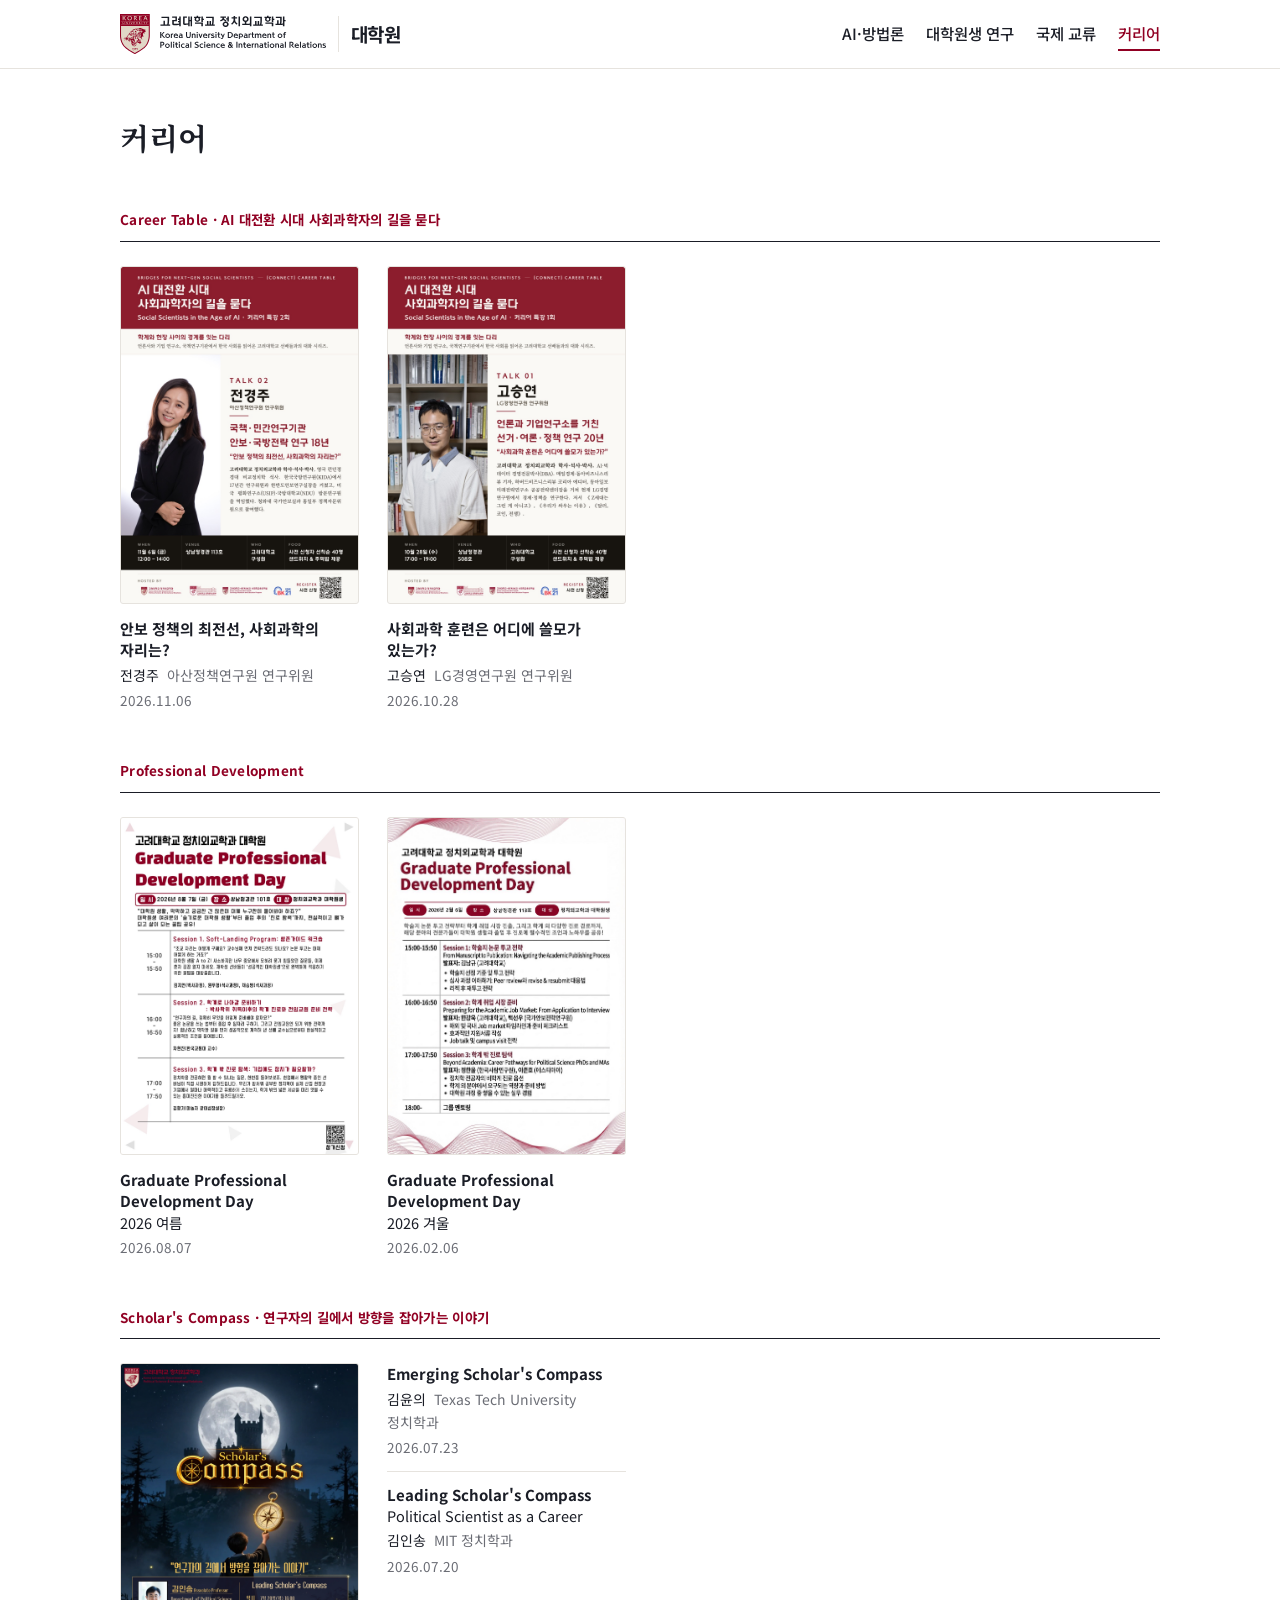
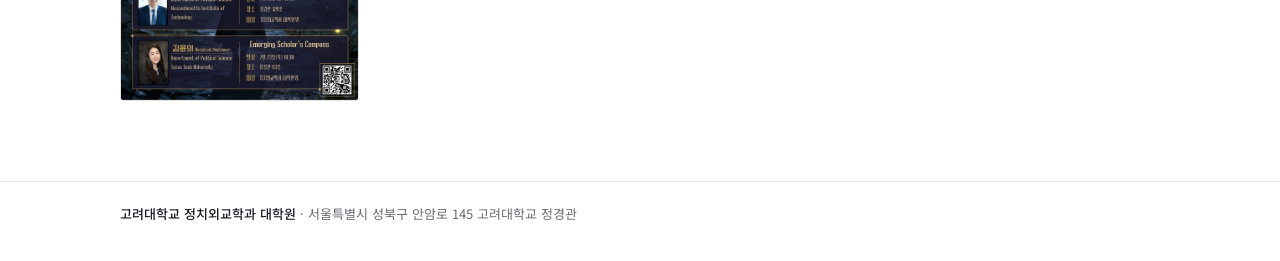
<file: career.html>
<!doctype html>
<html lang="ko">
<head>
<meta charset="utf-8">
<meta name="viewport" content="width=device-width, initial-scale=1">
<title>커리어 | 고려대학교 정치외교학과 대학원</title>
<meta name="description" content="고려대학교 정치외교학과 대학원의 AI·방법론 교육, 대학원생 연구, 국제 교류, 진로 프로그램과 강연 영상을 모아 둔 곳입니다.">
<link rel="preconnect" href="https://fonts.googleapis.com">
<link rel="preconnect" href="https://fonts.gstatic.com" crossorigin>
<link href="https://fonts.googleapis.com/css2?family=Noto+Sans+KR:wght@400;500;700&family=Noto+Serif+KR:wght@600;700&display=swap" rel="stylesheet">
<link rel="stylesheet" href="assets/style.css">
</head>
<body data-page="career">
<main>
<div class="wrap">
  <h1 class="page-title">커리어</h1>
  <div data-list="career" data-cards></div>
</div>
</main>
<script src="data/events.js"></script>
<script src="assets/site.js"></script>
</body>
</html>
</file>
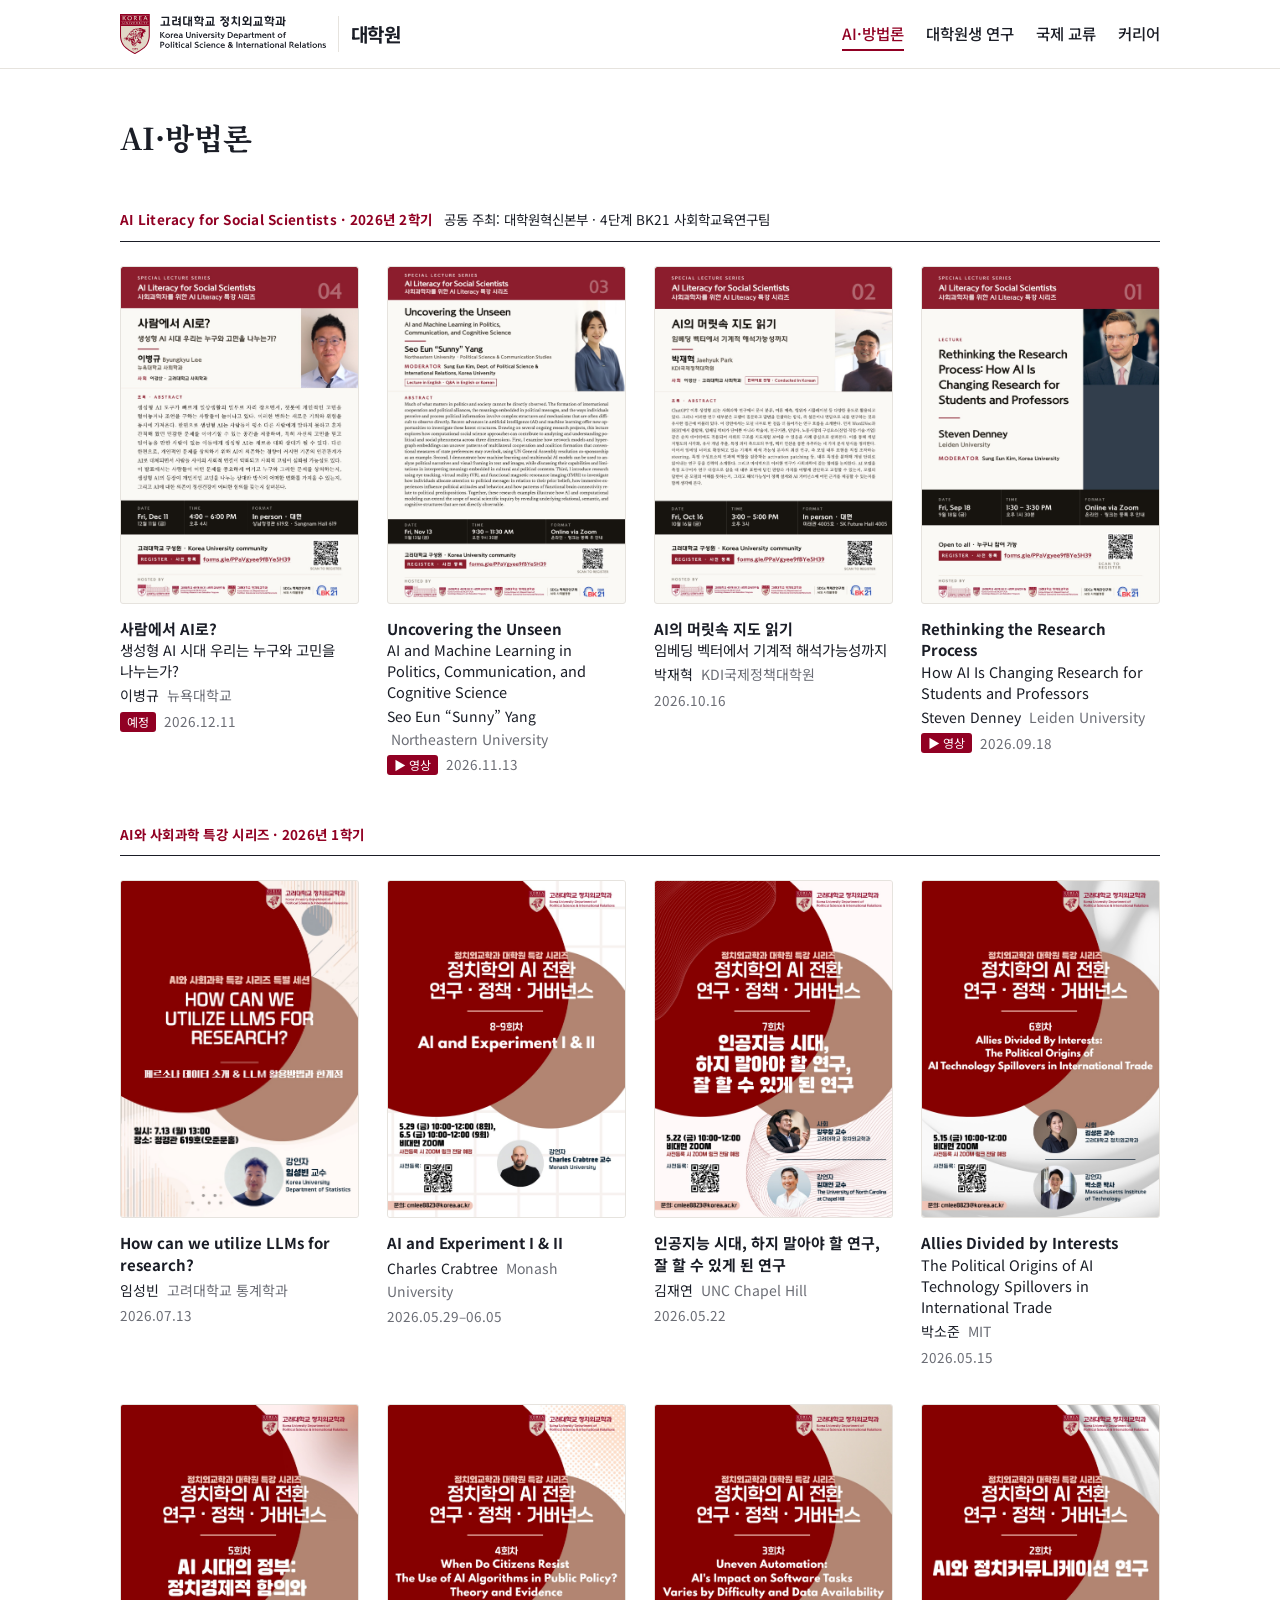
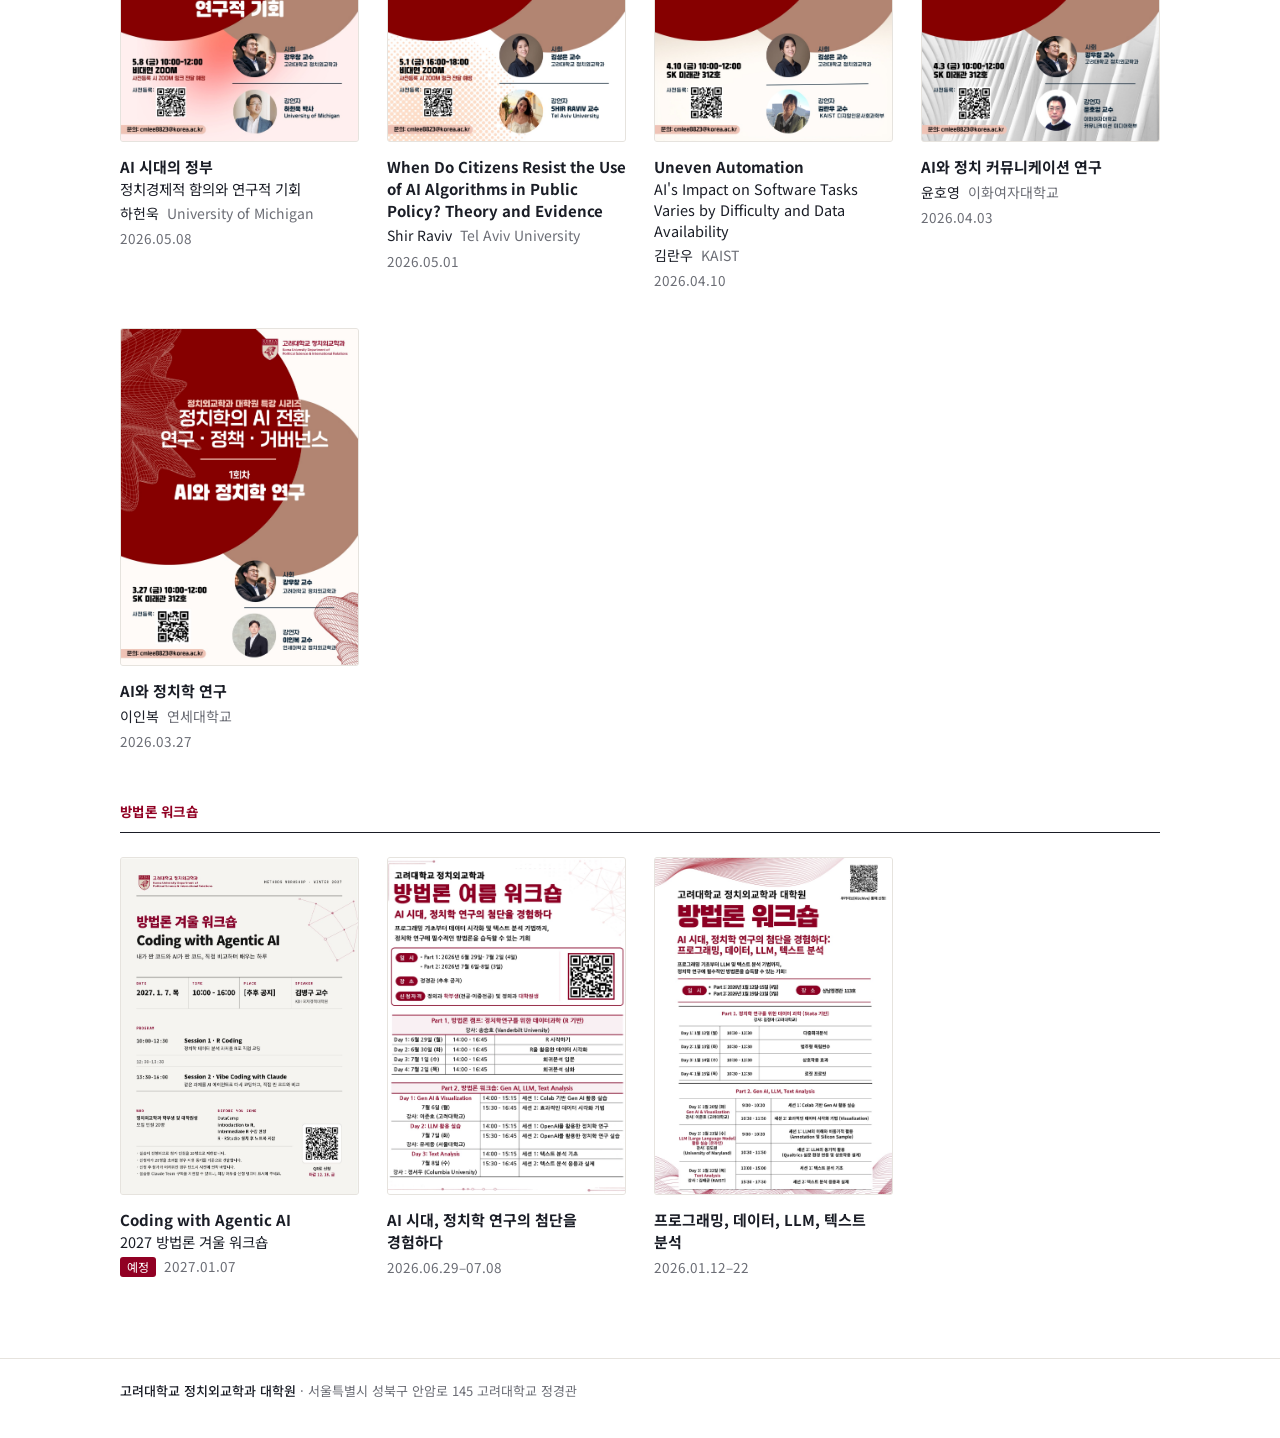
<file: education.html>
<!doctype html>
<html lang="ko">
<head>
<meta charset="utf-8">
<meta name="viewport" content="width=device-width, initial-scale=1">
<title>AI·방법론 | 고려대학교 정치외교학과 대학원</title>
<meta name="description" content="고려대학교 정치외교학과 대학원의 AI·방법론 교육, 대학원생 연구, 국제 교류, 진로 프로그램과 강연 영상을 모아 둔 곳입니다.">
<link rel="preconnect" href="https://fonts.googleapis.com">
<link rel="preconnect" href="https://fonts.gstatic.com" crossorigin>
<link href="https://fonts.googleapis.com/css2?family=Noto+Sans+KR:wght@400;500;700&family=Noto+Serif+KR:wght@600;700&display=swap" rel="stylesheet">
<link rel="stylesheet" href="assets/style.css">
</head>
<body data-page="education">
<main>
<div class="wrap">
  <h1 class="page-title">AI·방법론</h1>
  <div data-list="lecture" data-cards></div>
  <div data-list="workshop" data-cards></div>
</div>
</main>
<script src="data/events.js"></script>
<script src="assets/site.js"></script>
</body>
</html>
</file>
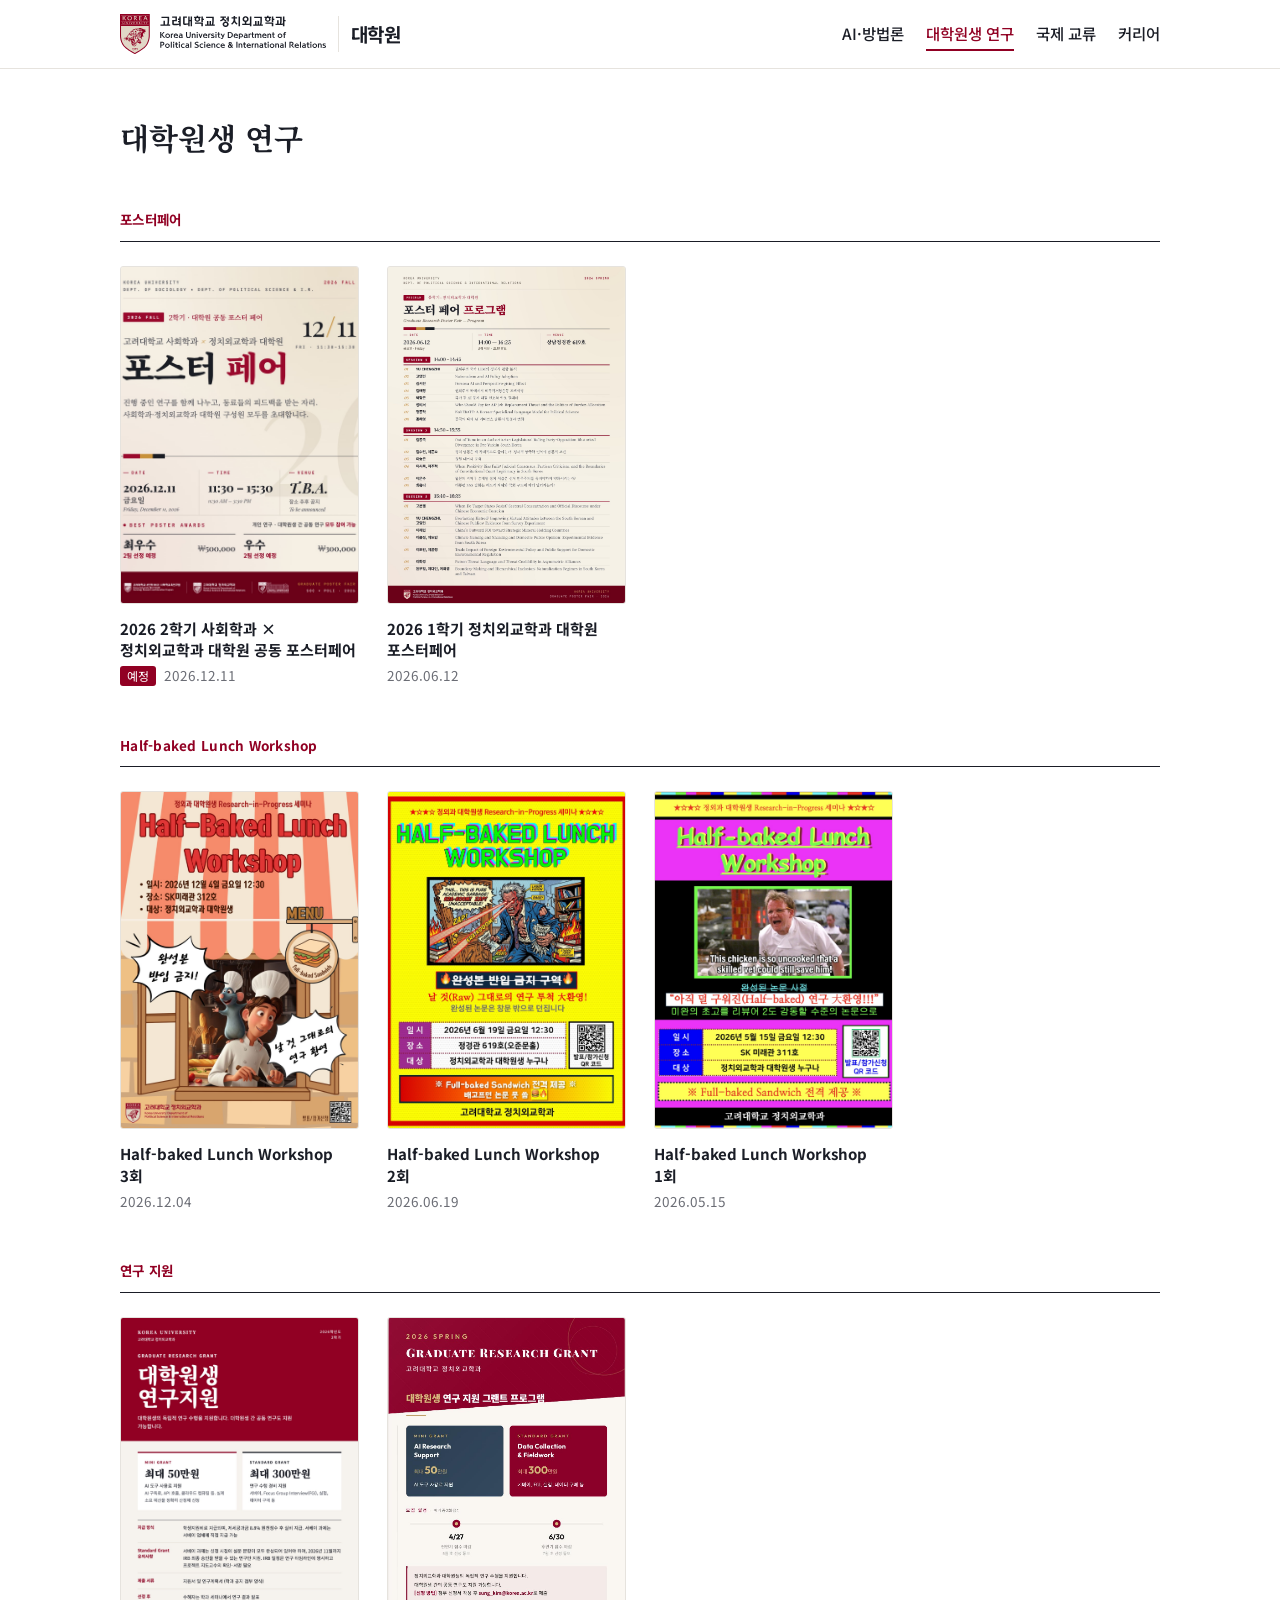
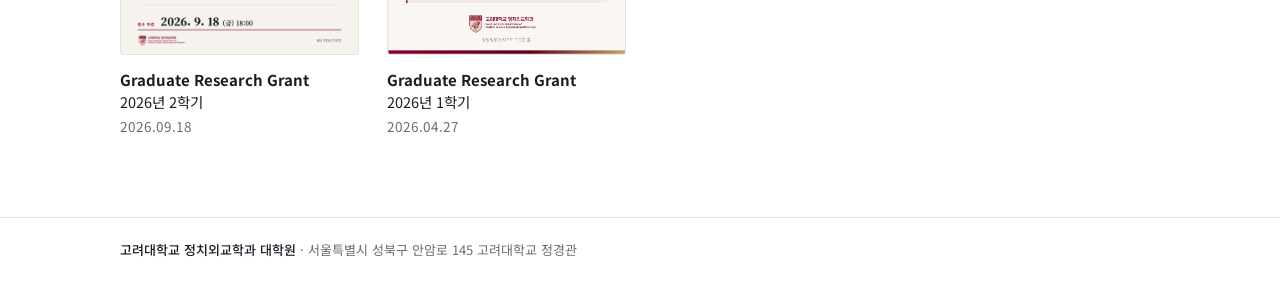
<file: research.html>
<!doctype html>
<html lang="ko">
<head>
<meta charset="utf-8">
<meta name="viewport" content="width=device-width, initial-scale=1">
<title>대학원생 연구 | 고려대학교 정치외교학과 대학원</title>
<meta name="description" content="고려대학교 정치외교학과 대학원의 AI·방법론 교육, 대학원생 연구, 국제 교류, 진로 프로그램과 강연 영상을 모아 둔 곳입니다.">
<link rel="preconnect" href="https://fonts.googleapis.com">
<link rel="preconnect" href="https://fonts.gstatic.com" crossorigin>
<link href="https://fonts.googleapis.com/css2?family=Noto+Sans+KR:wght@400;500;700&family=Noto+Serif+KR:wght@600;700&display=swap" rel="stylesheet">
<link rel="stylesheet" href="assets/style.css">
</head>
<body data-page="research">
<main>
<div class="wrap">
  <h1 class="page-title">대학원생 연구</h1>
  <div data-list="research" data-cards></div>
</div>
</main>
<script src="data/events.js"></script>
<script src="assets/site.js"></script>
</body>
</html>
</file>
<file: assets/style.css>
/* 고려대학교 정치외교학과 대학원 */
:root {
  --crimson: #910023;
  --ink: #1a1d26;
  --muted: #6b6d75;
  --line: #e6e3de;
  --bg: #ffffff;
  --tint: #f6f3ee;
  --serif: "Noto Serif KR", "Nanum Myeongjo", serif;
  --sans: "Pretendard", "Noto Sans KR", -apple-system, BlinkMacSystemFont, "Apple SD Gothic Neo", "Malgun Gothic", sans-serif;
}
* { box-sizing: border-box; }
body {
  margin: 0; background: var(--bg); color: var(--ink);
  font-family: var(--sans); font-size: 15.5px; line-height: 1.6;
  word-break: keep-all; overflow-wrap: anywhere;
}
a { color: inherit; text-decoration: none; }
img { max-width: 100%; display: block; }
.wrap { max-width: 1080px; margin: 0 auto; padding: 0 20px; }

/* 머리말 */
.site-head { border-bottom: 1px solid var(--line); background: #fff; }
.head-in { display: flex; align-items: center; justify-content: space-between; flex-wrap: wrap; gap: 8px 24px; padding-top: 14px; padding-bottom: 14px; }
.brand { display: flex; align-items: center; gap: 12px; }
.brand img { height: 40px; width: auto; }
.brand-grad { font-weight: 700; font-size: 19px; letter-spacing: -.01em; padding-left: 12px; border-left: 1px solid var(--line); line-height: 1.9; }
.nav { display: flex; gap: 4px 22px; flex-wrap: wrap; }
.nav a { font-size: 15.5px; font-weight: 500; padding: 4px 0; border-bottom: 2px solid transparent; white-space: nowrap; }
.nav a:hover, .nav a.on { color: var(--crimson); border-bottom-color: var(--crimson); }
@media (max-width: 560px) { .brand img { height: 32px; } .brand-grad { font-size: 16px; } }

/* 홈: 강연 영상 */
.hero { background: var(--ink); color: #fff; padding: 36px 0 44px; }
.hero h1 { font-size: 15px; font-weight: 500; letter-spacing: .08em; margin: 0 0 18px; opacity: .7; }
.vgrid { display: grid; grid-template-columns: repeat(auto-fit, minmax(320px, 1fr)); gap: 28px 24px; }
.vtile { min-width: 0; }
.vtile .frame { position: relative; aspect-ratio: 16 / 9; background: #000; border-radius: 6px; overflow: hidden; }
.vtile[data-yt] .frame { cursor: pointer; }
.vtile .frame img { width: 100%; height: 100%; object-fit: cover; }
.vtile .frame iframe { position: absolute; inset: 0; width: 100%; height: 100%; border: 0; }
.vtile .play { position: absolute; inset: 0; margin: auto; width: 64px; height: 64px; border-radius: 50%; border: 0; background: var(--crimson); color: #fff; font-size: 22px; padding-left: 5px; cursor: pointer; }
.vtile .soon { position: absolute; left: 12px; bottom: 12px; background: rgba(0, 0, 0, .75); color: #fff; font-size: 12.5px; padding: 4px 10px; border-radius: 4px; }
.vtile h3 { font-size: 17px; line-height: 1.45; font-weight: 700; margin: 12px 0 2px; }
.vtile .st { font-size: 15px; opacity: .85; }
.vtile p { margin: 0; font-size: 14px; opacity: .7; }

/* 첫 화면: 네 묶음을 2×2로, 묶음마다 행사 3건 (제목 | 날짜 한 줄) */
.groups { display: grid; grid-template-columns: repeat(2, minmax(0, 1fr)); gap: 52px 56px; margin-top: 48px; }
.gh { display: flex; justify-content: space-between; align-items: baseline; padding-bottom: 10px; border-bottom: 2px solid var(--ink); }
.gh b { font-size: 19px; }
.gh i { font-style: normal; color: var(--muted); }
.gh:hover b, .gh:hover i, .gcol li a:hover b { color: var(--crimson); }
.gcol ul { list-style: none; margin: 0; padding: 0; }
.gcol li a { display: flex; justify-content: space-between; align-items: baseline; gap: 20px; padding: 12px 0; border-bottom: 1px solid var(--line); }
.gcol li b { font-size: 15px; font-weight: 500; min-width: 0; white-space: nowrap; overflow: hidden; text-overflow: ellipsis; }
.gcol li b i { font-style: normal; font-weight: 400; color: var(--muted); margin-right: 2px; }
.gcol li span { flex: none; font-size: 13px; color: var(--muted); font-variant-numeric: tabular-nums; }
.gcol li em { font-style: normal; font-weight: 700; color: var(--crimson); margin-right: 8px; }
@media (max-width: 720px) { .groups { grid-template-columns: 1fr; gap: 40px; } }

/* 본문 */
main { padding-bottom: 80px; min-height: 60vh; }
.page-title { font-family: var(--serif); font-size: 30px; margin: 44px 0 0; }
.sec { margin-top: 48px; }
.sec h2 { font-size: 13.5px; font-weight: 700; color: var(--crimson); letter-spacing: .02em; margin: 0; padding-bottom: 10px; border-bottom: 1px solid var(--ink); }
.sec h2 .sn { font-weight: 400; color: var(--ink); letter-spacing: 0; margin-left: 12px; display: inline-block; }
.empty { color: var(--muted); }

/* 행사 한 줄: [포스터] 제목·연사 | 날짜 */
.rows { list-style: none; margin: 0; padding: 0; }
.row { display: grid; grid-template-columns: minmax(0, 1fr) auto; gap: 0 28px; padding: 16px 0; border-bottom: 1px solid var(--line); align-items: start; }
.rows.wp .row { grid-template-columns: 44px minmax(0, 1fr) auto; gap: 0 20px; }
.row.hit { background: var(--tint); box-shadow: -12px 0 0 var(--tint), 12px 0 0 var(--tint); }
.row .t { display: block; font-size: 16.5px; font-weight: 700; line-height: 1.45; }
.row .st, .vtile .st { display: block; font-weight: 400; }
.row .st { font-size: 15px; }
a.t:hover { color: var(--crimson); }
.row .who { display: block; font-size: 14.5px; margin-top: 4px; }
.row .who i { font-style: normal; color: var(--muted); margin-left: 4px; }
.row .meta { display: flex; align-items: center; gap: 8px; font-size: 13.5px; color: var(--muted); white-space: nowrap; padding-top: 3px; }
.row time { font-variant-numeric: tabular-nums; }
.row .grp::after { content: "·"; margin-left: 8px; }
.tbd { color: var(--muted); font-weight: 400; }
.chip { font-size: 12px; line-height: 1; padding: 4px 7px; border-radius: 3px; background: var(--crimson); color: #fff; }
a.chip:hover { opacity: .85; }

/* 포스터 카드: 포스터를 크게, 네 칸으로 */
.pcards { list-style: none; margin: 0; padding: 24px 0 0; display: grid; grid-template-columns: repeat(4, minmax(0, 1fr)); gap: 36px 28px; }
.pcard .pimg { display: block; aspect-ratio: 210 / 297; border: 1px solid var(--line); border-radius: 3px; overflow: hidden; cursor: zoom-in; background: var(--tint); transition: box-shadow .15s; }
.pcard .pimg.none { cursor: default; }
.pcard a.pimg:hover { box-shadow: 0 6px 20px rgba(0, 0, 0, .18); }
.pcard .pimg img { width: 100%; height: 100%; object-fit: cover; object-position: top; }
.pcard.multi { grid-column: span 2; display: grid; grid-template-columns: repeat(2, minmax(0, 1fr)); gap: 0 28px; align-items: start; }
.pcard.multi .pitem:first-child { margin-top: 0; }
.pitem { margin-top: 14px; }
.pitem + .pitem { padding-top: 12px; border-top: 1px solid var(--line); margin-top: 12px; }
.pcard .t { display: block; font-size: 15px; font-weight: 700; line-height: 1.45; }
.pcard .st { display: block; font-size: 14.5px; font-weight: 400; }
.pcard .who { display: block; font-size: 14px; margin-top: 3px; }
.pcard .who i { font-style: normal; color: var(--muted); margin-left: 4px; }
.pcard .meta { display: flex; align-items: center; gap: 8px; font-size: 13.5px; color: var(--muted); margin-top: 4px; font-variant-numeric: tabular-nums; }
.pcard.hit .pimg { border-color: var(--crimson); box-shadow: 0 0 0 3px rgba(145, 0, 35, .12); }
@media (max-width: 900px) { .pcards { grid-template-columns: repeat(3, minmax(0, 1fr)); } }
@media (max-width: 640px) { .pcard.multi { gap: 0 18px; } }
@media (max-width: 640px) { .pcards { grid-template-columns: repeat(2, minmax(0, 1fr)); gap: 28px 18px; } }

/* 국제 교류: 가로 카드 (표지 | 상대 학교 이름·행사) */
.xcards { list-style: none; margin: 0; padding: 36px 0 0; display: grid; grid-template-columns: repeat(2, minmax(0, 1fr)); gap: 44px 48px; }
.xcard { display: grid; grid-template-columns: 42% minmax(0, 1fr); gap: 0 24px; align-items: start; }
.ximg { display: block; aspect-ratio: 210 / 297; border: 1px solid var(--line); border-radius: 3px; overflow: hidden; background: var(--tint); }
a.ximg { cursor: zoom-in; transition: box-shadow .15s; }
a.ximg:hover { box-shadow: 0 6px 20px rgba(0, 0, 0, .18); }
.ximg img { width: 100%; height: 100%; object-fit: cover; object-position: top; }
.ximg.type { display: flex; flex-direction: column; justify-content: space-between; padding: 22px 20px; background: var(--ink); border-color: var(--ink); color: #fff; }
.ximg.type b { font-family: var(--serif); font-size: 25px; line-height: 1.3; font-weight: 700; }
.ximg.type b i { display: block; font-style: normal; font-weight: 400; font-size: 18px; color: #d9a3ae; line-height: 1.5; }
.ximg.type small { font-size: 13px; letter-spacing: .12em; opacity: .6; padding-top: 12px; border-top: 1px solid rgba(255, 255, 255, .25); }
.xtext { padding-top: 2px; }
.xtext h2 { font-family: var(--serif); font-size: 22px; line-height: 1.3; margin: 0; padding-bottom: 10px; border-bottom: 1px solid var(--ink); }
.xtext .pl { margin: 10px 0 14px; font-size: 13.5px; color: var(--muted); }
.xtext .t { display: block; font-size: 15px; font-weight: 700; line-height: 1.45; }
.xtext .st { display: block; font-size: 14.5px; font-weight: 400; }
.xtext .hs { margin: 14px 0 0; font-size: 12.5px; line-height: 1.6; color: var(--muted); }
.xtext .meta { display: flex; align-items: center; gap: 8px; font-size: 13.5px; color: var(--muted); margin-top: 8px; font-variant-numeric: tabular-nums; }
.xphotos { display: grid; grid-template-columns: repeat(2, minmax(0, 1fr)); gap: 8px; margin-top: 16px; }
.xphotos a { display: block; aspect-ratio: 4 / 3; border: 1px solid var(--line); border-radius: 3px; overflow: hidden; cursor: zoom-in; background: #fff; }
.xphotos a:only-child { grid-column: 1 / -1; }
.xphotos img { width: 100%; height: 100%; object-fit: cover; }
.xcard.wide { grid-column: 1 / -1; grid-template-columns: 18% minmax(0, 1fr) 46%; }
.xbig { position: relative; aspect-ratio: 16 / 9; background: #000; border-radius: 4px; overflow: hidden; cursor: pointer; }
.xbig img { width: 100%; height: 100%; object-fit: cover; }
.xbig iframe { position: absolute; inset: 0; width: 100%; height: 100%; border: 0; }
.xbig .play { position: absolute; inset: 0; margin: auto; width: 64px; height: 64px; border-radius: 50%; border: 0; background: var(--crimson); color: #fff; font-size: 22px; padding-left: 5px; cursor: pointer; }
@media (max-width: 820px) { .xcard.wide { grid-template-columns: 42% minmax(0, 1fr); } .xbig { grid-column: 1 / -1; margin-top: 20px; } }
.xcard.hit .ximg { border-color: var(--crimson); box-shadow: 0 0 0 3px rgba(145, 0, 35, .12); }
@media (max-width: 820px) { .xcards { grid-template-columns: 1fr; gap: 36px; } }
@media (max-width: 480px) { .xcard { gap: 0 16px; } .ximg.type b { font-size: 19px; } .ximg.type b i { font-size: 15px; } .xtext h2 { font-size: 19px; } }

/* 포스터: 작은 그림 → 누르면 크게 */
.thumb { display: block; border: 1px solid var(--line); border-radius: 2px; overflow: hidden; cursor: zoom-in; transition: box-shadow .15s; }
.thumb.none { border: 0; cursor: default; }
a.thumb:hover { box-shadow: 0 4px 14px rgba(0, 0, 0, .2); }
.thumb img { width: 100%; }
.zoom { position: fixed; inset: 0; z-index: 50; background: rgba(15, 16, 22, .88); display: none; align-items: center; justify-content: center; padding: 24px; cursor: zoom-out; }
.zoom.on { display: flex; }
.zoom img { max-width: 100%; max-height: 100%; border-radius: 4px; box-shadow: 0 10px 40px rgba(0, 0, 0, .5); }

/* 프로그램 표 (접지 않고 바로 표시) */
.prog { grid-column: 1 / -1; display: grid; grid-template-columns: repeat(auto-fit, minmax(260px, 1fr)); gap: 16px 36px; margin-top: 14px; }
.rows.wp .prog { grid-column: 2 / -1; }
.prog > div { min-width: 0; }
.prog h4 { font-size: 13.5px; font-weight: 700; margin: 0 0 6px; }
.prog .who { font-size: 13px; color: var(--muted); margin: -4px 0 6px; }
.prog table { width: 100%; border-collapse: collapse; font-size: 13.5px; border-top: 1px solid var(--line); }
.prog td { border-bottom: 1px solid var(--line); padding: 5px 0; vertical-align: top; line-height: 1.5; }
.prog tr:last-child td { border-bottom: 0; }
.prog td:first-child { width: 32%; color: var(--muted); padding-right: 12px; }

@media (max-width: 640px) {
  .row { grid-template-columns: minmax(0, 1fr); }
  .rows.wp .row { grid-template-columns: 44px minmax(0, 1fr); gap: 0 16px; }
  .rows.wp .thumb { grid-row: 1 / span 2; }
  .row .meta { padding-top: 6px; }
  .rows.wp .meta { grid-column: 2; }
  .rows.wp .prog { grid-column: 1 / -1; }
}

/* 꼬리말 */
.site-foot { border-top: 1px solid var(--line); padding: 22px 0 36px; color: var(--muted); font-size: 13px; }
.site-foot b { color: var(--ink); font-weight: 500; }
</file>
